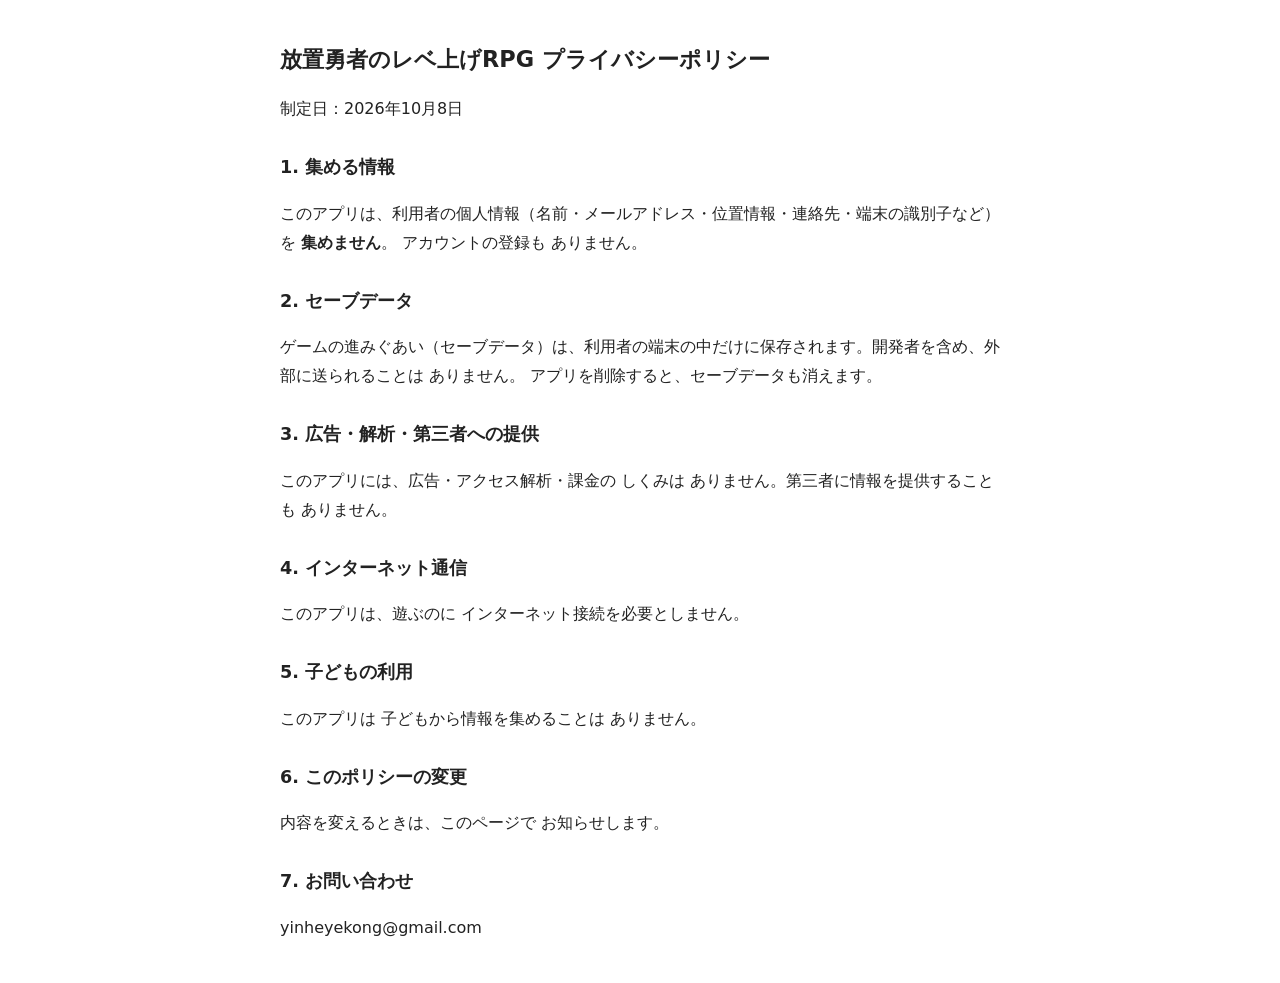
<file: index.html>
<!doctype html>
<html lang="ja">
<head>
<meta charset="utf-8">
<meta name="viewport" content="width=device-width, initial-scale=1">
<title>放置勇者のレベ上げRPG プライバシーポリシー</title>
<style>
  body { font-family: system-ui, sans-serif; max-width: 720px; margin: 0 auto; padding: 24px 16px; line-height: 1.8; color: #222; background: #fff; }
  h1 { font-size: 1.4em; } h2 { font-size: 1.1em; margin-top: 1.6em; }
</style>
</head>
<body>
<h1>放置勇者のレベ上げRPG プライバシーポリシー</h1>
<p>制定日：2026年10月8日</p>

<h2>1. 集める情報</h2>
<p>このアプリは、利用者の個人情報（名前・メールアドレス・位置情報・連絡先・端末の識別子など）を <b>集めません</b>。
アカウントの登録も ありません。</p>

<h2>2. セーブデータ</h2>
<p>ゲームの進みぐあい（セーブデータ）は、利用者の端末の中だけに保存されます。開発者を含め、外部に送られることは ありません。
アプリを削除すると、セーブデータも消えます。</p>

<h2>3. 広告・解析・第三者への提供</h2>
<p>このアプリには、広告・アクセス解析・課金の しくみは ありません。第三者に情報を提供することも ありません。</p>

<h2>4. インターネット通信</h2>
<p>このアプリは、遊ぶのに インターネット接続を必要としません。</p>

<h2>5. 子どもの利用</h2>
<p>このアプリは 子どもから情報を集めることは ありません。</p>

<h2>6. このポリシーの変更</h2>
<p>内容を変えるときは、このページで お知らせします。</p>

<h2>7. お問い合わせ</h2>
<p>yinheyekong@gmail.com</p>
</body>
</html>
</file>
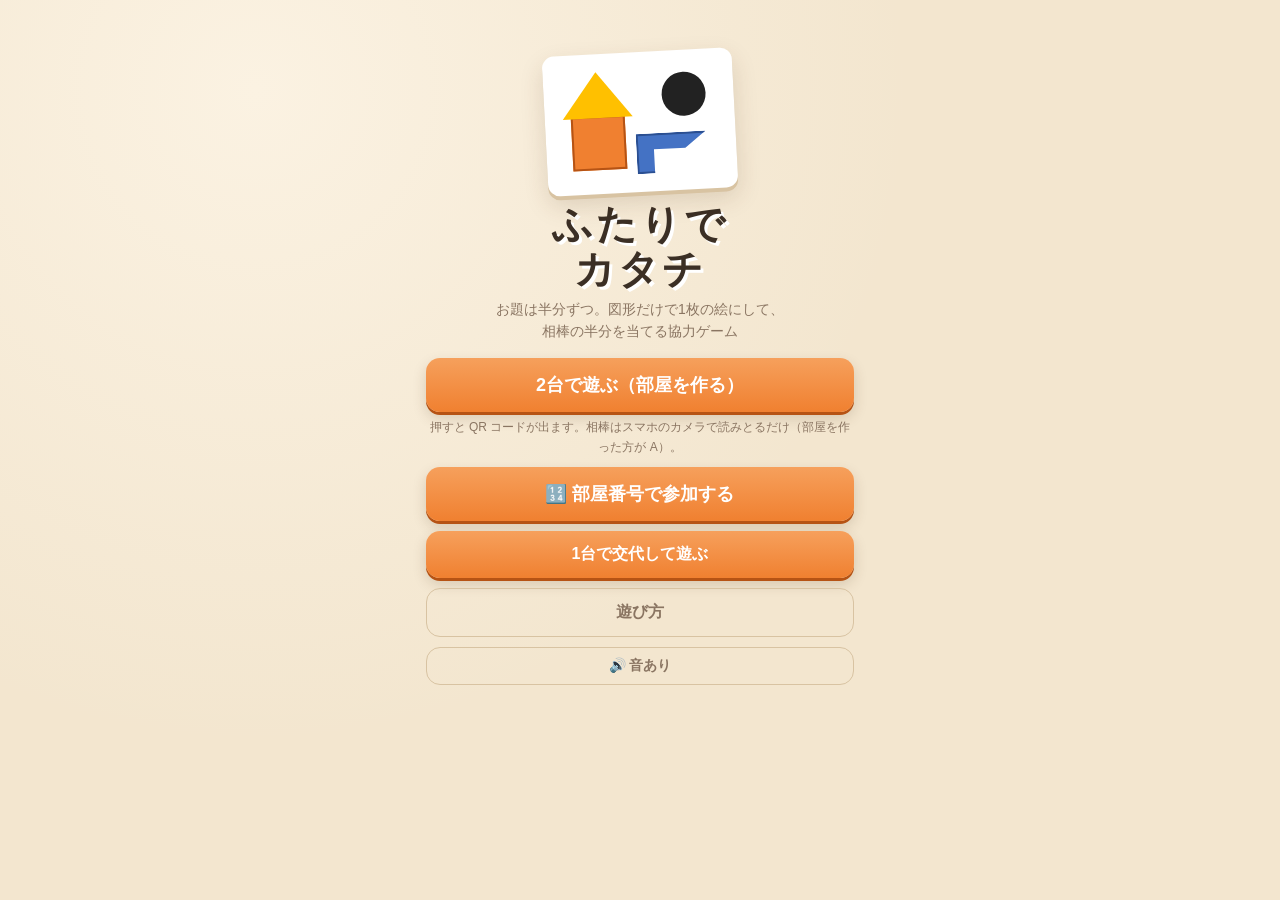
<file: katachi/index.html>
<!doctype html>
<html lang="ja">
<head>
<meta charset="utf-8">
<meta name="viewport" content="width=device-width,initial-scale=1,viewport-fit=cover,user-scalable=no">
<meta name="theme-color" content="#f3e6cf">
<meta name="description" content="ふたりで図形を並べて、半分ずつのお題を1枚の絵にする協力ゲーム">
<link rel="manifest" href="manifest.webmanifest">
<link rel="icon" href="icons/icon-192.png">
<link rel="apple-touch-icon" href="icons/apple-touch-icon.png">
<meta name="apple-mobile-web-app-capable" content="yes">
<meta name="apple-mobile-web-app-title" content="カタチ">
<title>ふたりでカタチ</title>
<link rel="stylesheet" href="style.css?v=7">
</head>
<body>

<!-- タイトル -->
<section id="scr-title" class="screen active">
  <div class="title-wrap">
    <div class="logo" aria-hidden="true">
      <span class="lg sq"></span><span class="lg tri"></span><span class="lg ci"></span><span class="lg co"></span>
    </div>
    <h1>ふたりで<br>カタチ</h1>
    <p class="sub">お題は半分ずつ。図形だけで1枚の絵にして、<br>相棒の半分を当てる協力ゲーム</p>

    <button id="btn-play" class="btn big">2台で遊ぶ（部屋を作る）</button>
    <p class="sub small">押すと QR コードが出ます。相棒はスマホのカメラで読みとるだけ（部屋を作った方が A）。</p>
    <button id="btn-join" class="btn big">🔢 部屋番号で参加する</button>
    <button id="btn-local" class="btn">1台で交代して遊ぶ</button>
    <button id="btn-install" class="btn ghost hidden">📲 アプリとしてホーム画面に入れる</button>
    <button id="btn-rules" class="btn ghost">遊び方</button>
    <button id="btn-mute" class="btn ghost small">🔊 音あり</button>
  </div>
</section>

<!-- 遊び方 -->
<section id="scr-rules" class="screen">
  <h2 class="scr-h">遊び方</h2>
  <div class="card rules">
    <h3>🃏 お題は半分ずつ</h3>
    <p>お題は「<b>誰が・何をした</b>」のような短い文。でも、自分に見えるのは<b>半分だけ</b>です（例：A には「ねこが」、B には「逃げ出した。」）。</p>
    <p>部品が3つ以上のときは、1つだけ<b>ふたり共通</b>で見えます（緑の枠）。ここを足がかりにしてください。</p>
    <p>2人で<b>1枚の画用紙</b>に図形を置いて、お題ぜんぶを1枚の絵にします。</p>

    <h3>✋ 1手ずつ交代</h3>
    <p>自分の番にできるのは、次のどれか1つだけ。</p>
    <ul>
      <li><b>図形を置く</b>：下の5つから選んで、画用紙へドラッグ（タップでも置けます）。</li>
      <li><b>図形を動かす</b>：もう置いてある図形を1つ選んで、動かす・回す・大きさを変える。</li>
      <li><b>選択肢を入れかえる</b>：下の5つをぜんぶ新しくする（🔄）。</li>
    </ul>
    <p>置く・動かすときは、角の □ で大きさ（縦横べつべつ。反対側まで引っぱると裏返る）、上の ↻ で回転、2本指でも回転と拡大ができます。新しい図形はいちばん前に重なります。「前へ」「後ろへ」で重なり順をその場で変えられます。「やり直す」でその手を取り消し、「決定」で1手おわり。相棒の操作は、動かしている途中から自分の画面にも映ります。</p>

    <h3>🗣 しゃべってOK、でも…</h3>
    <p>話し合いは自由。<b>禁止はお題の言葉を口に出すことだけ</b>（ほぼ同じ意味の言いかえ・ジェスチャーで直接伝えるのもナシ）。「その丸、もっと上！」「それ何？」はOK。</p>

    <h3>🏁 完成したら、当てっこ</h3>
    <p>手数を使い切るか、どちらかが「完成！」を宣言すると、相手に<b>最後の1手</b>が回ります（相手も「完成！」なら、そのまま答え合わせ）。それぞれ、<b>相棒の半分を4択で当てます</b>。全部当たったら「以心伝心！」。手数が残っているほど評価が上がります。</p>
    <p>最後にお題の全文と絵を見て、ふたりで笑ってください。絵は画像として保存できます。</p>

    <h3>📈 レベル</h3>
    <p>レベル1：誰が・何をした（10手）<br>レベル2：どんな・誰が・何をした（12手）<br>レベル3：どんな・誰が・誰と・何をした（14手）<br>レベル4：どんな・誰が・どこで・誰と・何をした（16手）<br>レベル5：いつ・どんな・誰が・どこで・誰と・何をした（18手）</p>

    <h3>📷 2台のつなぎ方</h3>
    <p>1台目で「2台で遊ぶ（部屋を作る）」を押すと QR コードと部屋番号が出ます。2台目のカメラで読みとって「参加する」を押すだけ。URL を LINE などで送ったり、2台目で「部屋番号で参加する」から番号を入れたりしてもつながります。</p>

    <h3>📱 1台で交代して遊ぶとき</h3>
    <p>お題は「<b>長押しで見る</b>」ボタンを押している間だけ見えます。相手が見ていないときに、自分のお題をこっそり確認してください。当てっこも順番に、相手に見えないように答えます。</p>
  </div>
  <button id="btn-rules-back" class="btn big">もどる</button>
</section>

<!-- ロビー -->
<section id="scr-lobby" class="screen">
  <h2 id="lb-title" class="scr-h">ロビー</h2>
  <div class="card">
    <div id="lb-status" class="status"></div>
  </div>
  <div id="lb-net">
    <div id="lb-qr-card" class="card qr-card hidden">
      <p class="qr-h">相棒のスマホのカメラで読みとってね</p>
      <p class="room">部屋番号 <b id="lb-code"></b></p>
      <canvas id="lb-qr" aria-label="参加用のQRコード"></canvas>
      <p class="hint">開いたページで「参加する」を押すだけで、この端末とつながります。</p>
    </div>
    <button id="lb-share" class="btn small ghost">📤 URLで送る（LINE など）</button>
  </div>
  <div id="lb-host-area">
    <div class="lbl">レベルを選ぶ</div>
    <div id="lb-levels" class="levels"></div>
    <button id="lb-start" class="btn big" disabled>はじめる</button>
  </div>
  <p id="lb-wait" class="wait"></p>
  <button id="lb-leave" class="btn ghost">タイトルへ</button>
</section>

<!-- プレイ -->
<section id="scr-play" class="screen">
  <div class="play">
    <header class="topbar">
      <button id="pl-menu" class="tool" aria-label="メニュー">≡</button>
      <div id="pl-turn" class="turn"></div>
      <button id="pl-finish" class="tool finish" aria-label="完成にする">完成！</button>
    </header>
    <div id="pl-odai" class="odai"></div>
    <div id="pl-paper-wrap" class="paper-wrap">
      <canvas id="paper" class="paper"></canvas>
      <div id="pl-watch" class="watch hidden"></div>
    </div>
    <footer class="tray">
      <div id="pl-palette" class="palette"></div>
      <div id="pl-edit" class="editbar hidden">
        <button id="ed-front" class="eb" aria-label="前へ">⬆<small>前へ</small></button>
        <button id="ed-back" class="eb" aria-label="後ろへ">⬇<small>後ろへ</small></button>
        <button id="ed-cancel" class="eb redo">やり直す</button>
        <button id="ed-ok" class="eb ok">決定</button>
      </div>
    </footer>
  </div>

  <div id="toast" class="toast"></div>

  <!-- 1台モード：交代 -->
  <div id="handoff" class="overlay hidden">
    <div class="ov-card">
      <h3 id="ho-title"></h3>
      <p id="ho-text"></p>
      <button id="ho-ok" class="btn big">受け取った！</button>
    </div>
  </div>

  <!-- 当てっこ -->
  <div id="guess" class="overlay hidden">
    <div class="ov-card wide">
      <h3 id="gs-title">相棒のお題を当てよう</h3>
      <canvas id="gs-paper" class="mini"></canvas>
      <div id="gs-qs"></div>
      <button id="gs-ok" class="btn big" disabled>これで答える</button>
      <p id="gs-wait" class="wait hidden">相棒が答えるのを待っています…</p>
    </div>
  </div>

  <!-- 答え合わせ -->
  <div id="reveal" class="overlay hidden">
    <div class="ov-card wide">
      <div id="rv-rank" class="rank"></div>
      <canvas id="rv-paper" class="mini"></canvas>
      <p id="rv-sentence" class="sentence"></p>
      <div id="rv-list"></div>
      <p id="rv-detail" class="detail"></p>
      <button id="rv-save" class="btn small ghost">🖼 絵を保存</button>
      <div id="rv-host">
        <button id="rv-next" class="btn big">次のお題へ</button>
        <button id="rv-lobby" class="btn ghost">レベル選択へ</button>
      </div>
      <p id="rv-wait" class="wait">A の人が次を選ぶのを待っています…</p>
    </div>
  </div>

  <div id="menu" class="overlay hidden">
    <div class="ov-card">
      <h3>メニュー</h3>
      <p id="mn-info" class="hint"></p>
      <button id="mn-close" class="btn big">つづける</button>
      <button id="mn-lobby" class="btn ghost">レベル選択へ（このお題はやめる）</button>
      <button id="mn-title" class="btn ghost">タイトルへ（通信を終了）</button>
    </div>
  </div>

  <div id="netwait" class="overlay hidden">
    <div class="ov-card">
      <h3>通信が切れました</h3>
      <p>自動でつなぎ直しています…<br>2台とも、この画面を開いたまま待ってください。<br>絵はそのまま残っています。</p>
      <button id="nw-title" class="btn ghost">あきらめてタイトルへ</button>
    </div>
  </div>
</section>

<!-- QR／URL から来たとき -->
<div id="invite" class="overlay hidden">
  <div class="ov-card">
    <h3>🤝 相棒から呼ばれています</h3>
    <p>部屋 <b id="iv-code"></b> に参加します。「参加する」を押すと、QR を見せている相棒の端末とつながります。</p>
    <button id="iv-join" class="btn big">参加する</button>
    <button id="iv-no" class="btn ghost">あとで</button>
  </div>
</div>

<!-- 番号で参加 -->
<div id="joinbox" class="overlay hidden">
  <div class="ov-card">
    <h3>🔢 部屋番号で参加</h3>
    <p>相棒の画面に出ている4ケタの番号を入れてね。</p>
    <input id="jn-code" class="code-in" inputmode="numeric" pattern="[0-9]*" maxlength="4" autocomplete="off" placeholder="0000">
    <button id="jn-ok" class="btn big" disabled>参加する</button>
    <button id="jn-cancel" class="btn ghost">やめる</button>
  </div>
</div>

<script src="config.js?v=7"></script>
<script src="qr.js?v=7"></script>
<script src="vendor/peerjs.min.js?v=7"></script>
<script src="net.js?v=7"></script>
<script src="cards.js?v=7"></script>
<script src="shapes.js?v=7"></script>
<script src="game.js?v=7"></script>
</body>
</html>
</file>
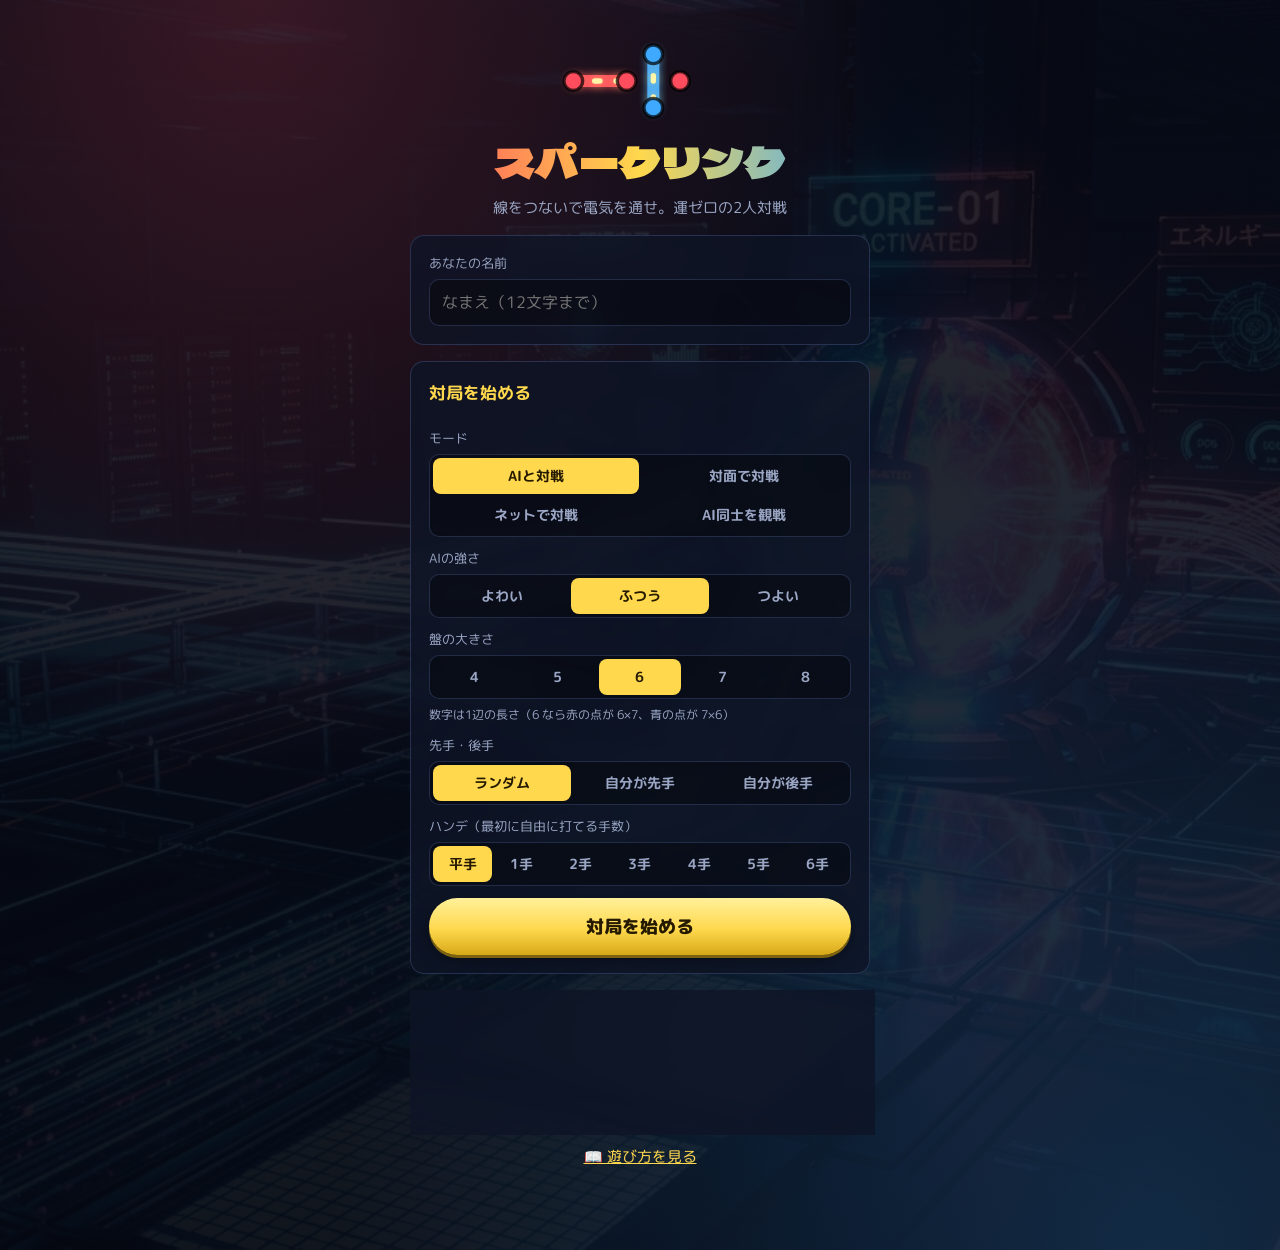
<file: sparklink/index.html>
<!doctype html>
<html lang="ja">
<head>
  <meta charset="utf-8">
  <meta name="viewport" content="width=device-width, initial-scale=1, viewport-fit=cover">
  <meta name="theme-color" content="#070a15">
  <meta property="og:title" content="⚡ スパークリンクで対戦しよう">
  <meta property="og:description" content="URLを開いて名前を入れたら「参加する」を押すだけ。線をつないで電気を通す2人対戦ゲーム">
  <title>スパークリンク</title>
  <link rel="icon" href="data:image/svg+xml,<svg xmlns='http://www.w3.org/2000/svg' viewBox='0 0 100 100'><text y='.9em' font-size='90'>⚡</text></svg>">
  <link rel="preconnect" href="https://fonts.googleapis.com">
  <!-- フォントは後から読み込む（電波が弱くても画面がすぐ出るように。オフラインなら端末のフォントで表示） -->
  <link href="https://fonts.googleapis.com/css2?family=Dela+Gothic+One&family=M+PLUS+Rounded+1c:wght@400;700;800&display=swap" rel="stylesheet" media="print" onload="this.media='all'">
  <link rel="stylesheet" href="style.css">
</head>
<body>
  <main id="app"></main>
  <div id="toast" class="toast" hidden></div>
  <div class="volume">
    <button id="muteBtn" class="vol-btn" data-act="mute" aria-label="BGMのオン/オフ">🔊</button>
    <input id="volume" type="range" min="0" max="100" step="1" aria-label="BGMの音量">
  </div>

  <div id="rules" class="modal" hidden>
    <div class="modal-box rules">
      <button class="modal-close" data-act="closeRules" aria-label="閉じる">×</button>
      <h2>⚡ スパークリンクの遊び方</h2>
      <p class="lead">2人対戦・運の要素なし。電線をつないで、先に向こう岸まで電気を通した方の勝ち！</p>

      <h3>目的</h3>
      <ul>
        <li><b class="red">赤</b>：上のラインと下のラインをつなぐ</li>
        <li><b class="blue">青</b>：左のラインと右のラインをつなぐ</li>
      </ul>

      <h3>手番</h3>
      <ul>
        <li>赤が先手。交互に1本ずつ線を引きます。</li>
        <li>自分の色の点から、<b>縦か横の隣にある自分の色の点</b>へドラッグして線を引きます（点→点のタップでもOK）。</li>
        <li>線は <b>交差できません</b>。相手の線が通っている所は通れません。</li>
      </ul>

      <h3>勝敗</h3>
      <p>自分のラインからラインまで線がつながったら勝ち。<br>
      <b>引き分けは絶対に起きません</b>。どちらかがつながると、もう片方は必ず道をふさがれています。</p>

      <h3>先手・後手 と ハンデ</h3>
      <p>対局を作るときに、自分が先手（赤）か後手（青）か、ランダムかを選べます。<br>
      さらに<b>ハンデ</b>を設定すると、片方だけが対局開始直後に自由に数手打ってから、通常の交互手番が始まります。実力差があるときや、AIが強すぎる／弱すぎるときの調整に使えます。</p>
    </div>
  </div>

  <script src="config.js"></script>
  <script src="vendor/peerjs.min.js"></script>
  <script src="game.js"></script>
  <script src="host.js"></script>
  <script src="net.js"></script>
  <script src="app.js"></script>
</body>
</html>
</file>
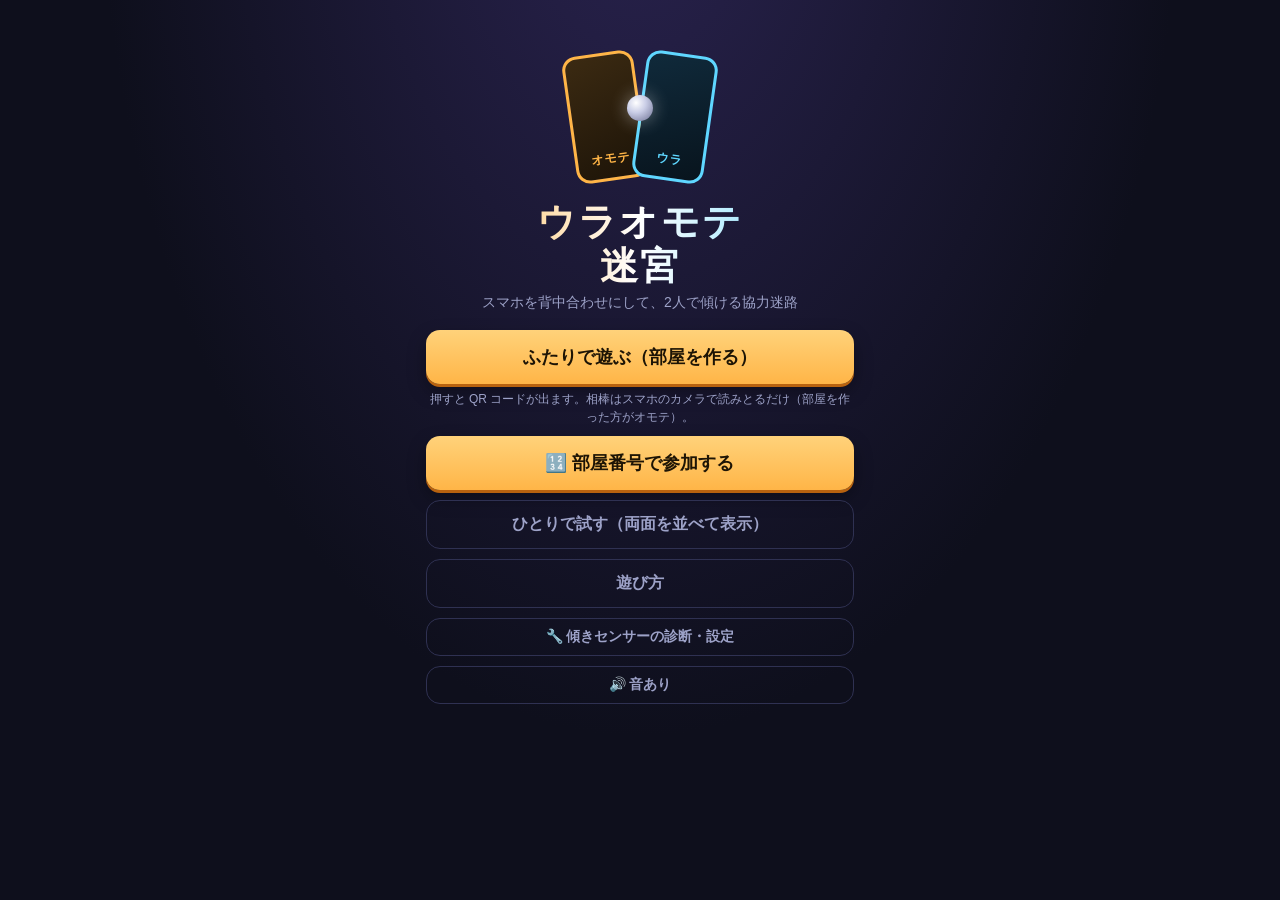
<file: uraomote/index.html>
<!doctype html>
<html lang="ja">
<head>
<meta charset="utf-8">
<meta name="viewport" content="width=device-width,initial-scale=1,viewport-fit=cover,user-scalable=no">
<meta name="theme-color" content="#0e0f1c">
<meta name="apple-mobile-web-app-capable" content="yes">
<meta name="apple-mobile-web-app-title" content="ウラオモテ">
<meta name="description" content="2台のスマホを背中合わせにして、2人で傾ける協力迷路">
<link rel="manifest" href="manifest.webmanifest">
<link rel="icon" href="icons/icon-192.png">
<link rel="apple-touch-icon" href="icons/apple-touch-icon.png">
<title>ウラオモテ迷宮</title>
<link rel="stylesheet" href="style.css?v=7">
</head>
<body>

<!-- タイトル -->
<!-- Chrome 以外のブラウザで開いたときの案内 -->
<div id="chromebar" class="chromebar hidden" role="alert">
  <div class="cb-text"><b>⚠ Chrome 以外のブラウザで開いています</b><br>このままだと傾きセンサーが動かないことがあります。</div>
  <button id="cb-open" class="cb-open">Chrome で開く</button>
  <button id="cb-close" class="cb-close" aria-label="閉じる">×</button>
</div>

<section id="scr-title" class="screen active">
  <div class="title-wrap">
    <div class="logo" aria-hidden="true">
      <div class="logo-phone a"><span>オモテ</span></div>
      <div class="logo-phone b"><span>ウラ</span></div>
      <div class="logo-ball"></div>
    </div>
    <h1>ウラオモテ<br>迷宮</h1>
    <p class="sub">スマホを背中合わせにして、2人で傾ける協力迷路</p>

    <button id="btn-play" class="btn big">ふたりで遊ぶ（部屋を作る）</button>
    <p class="sub small">押すと QR コードが出ます。相棒はスマホのカメラで読みとるだけ（部屋を作った方がオモテ）。</p>
    <button id="btn-join" class="btn big">🔢 部屋番号で参加する</button>
    <button id="btn-solo" class="btn ghost">ひとりで試す（両面を並べて表示）</button>
    <button id="btn-install" class="btn ghost hidden">📲 アプリとしてホーム画面に入れる</button>
    <button id="btn-rules" class="btn ghost">遊び方</button>
    <button id="btn-sdiag" class="btn ghost small">🔧 傾きセンサーの診断・設定</button>
    <button id="btn-mute" class="btn ghost small">🔊 音あり</button>
  </div>
</section>

<!-- 遊び方 -->
<section id="scr-rules" class="screen">
  <h2 class="scr-h">遊び方</h2>
  <div class="card rules">
    <h3>📱 準備</h3>
    <p>1台目で「<b>ふたりで遊ぶ（部屋を作る）</b>」を押すと QR コードと部屋番号が出ます。2台目のカメラで読みとって「参加する」を押せばつながります（URL を送る・2台目で「部屋番号で参加する」から番号を入れる、でも OK）。つながったら、<b>2台のスマホを縦にして背面同士をぴったり合わせ</b>、2人で向かい合って一緒に持ちます。</p>
    <p class="note">⚠ スマホの<b>画面の自動回転はオフ</b>にしておいてください。</p>
    <p>途中で通信が切れても、画面を開いたままなら自動でつなぎ直して、チェックポイントから再開します。</p>

    <h3>⚪ 玉はどちらか一方の画面にしかない</h3>
    <p>縦に立てたスマホの束をくるっと回すと、玉が重力で下へ転がります。逆さまにすれば天井へ。玉が見えるのは、玉がある側の人だけです。</p>

    <h3>🌀 ワープ（トンネル）</h3>
    <p>うずまきの穴に入ると、玉は<b>スマホの真裏</b>にある相棒の画面へ移ります（一方通行。点線の輪は出口で、入れません）。番号はないので、「こっち側のワープ！」「どっち？」と声で伝え合おう。</p>

    <h3>🤝 2台はいつも一緒に傾ける</h3>
    <p>2台の傾きがずれたり、片方のセンサーが止まったりすると、<b>注意の画面が出て一時停止</b>します（ペナルティはありません）。そろえて「OK」を押すと再開。画面右上の 🤝 がそろっているしるし。</p>

    <h3>🟥 危険地帯は「片方の人にしか見えない」</h3>
    <p>赤い危険地帯は、スマホの束を貫いている場所です。<b>オモテでもウラでも、その場所に玉が触れたらアウト</b>（裏の面では左右反転した位置）。でも、見えるのはどちらか片方の人だけ。位置は毎回変わります。</p>
    <p>玉が見える人は「玉は今、右の棚の上！」と実況し、危険地帯が見える人は「そこから右はダメ！」と教える。<b>声をかけ合わないとクリアできません。</b></p>

    <h3>🏁 クリア条件</h3>
    <p>ゴールに玉を入れればステージクリア。行き詰まったら、画面右上の <b>↺</b> で最初からやり直せます。ステージの形は毎回少し変わります。</p>

    <h3>✏ 床を描く（いつでも使える）</h3>
    <p>自分の画面を指でなぞって線を引くと、<b>真裏の相棒の画面にだけ</b>床が出ます。<b>ペンは2人で1本</b>：どちらかが新しく描くと、前の床（自分のでも相棒のでも）は消えます。長さにも限りがあります。画面右上の消しゴムで、自分が描いた床を消せます。ステージ5からは、床を描かないと渡れない場所が出てきます。</p>

    <h3>🏆 スコアアタック</h3>
    <p>ステージ1〜7はチュートリアル。その先はスコアアタックで、<b>ライフ♥3つで何階まで行けるか</b>に挑戦します。危険地帯や敵に触れるとライフ −1、<b>ハート</b>を取ると +1（最大5）。階ごとにその場で新しい迷路が作られ、上の階ほどワープの回数・危険地帯・ハズレのワープが増え、玉が2〜3個になったり、敵や斜めの床が出てきたりします。どの迷路も、実際の物理で「ゴールできる」ことを確かめてから出しています。</p>

    <h3>⚪⚪ 玉が複数あるとき</h3>
    <p>ゴールは1つ。入った玉はそこで回収され、<b>全部入れたらクリア</b>。玉がオモテとウラに分かれていることが多いので、2人とも自分の玉を見ながら声をかけ合おう。</p>

    <h3>👾 敵</h3>
    <p>とげとげの紫の玉が敵。玉と同じように転がり、ワープも通ります。<b>同じ面で玉にぶつかるとアウト</b>（違う面どうしなら重なっても平気）。ワープで裏へ追い出したり、床を描いて閉じこめたりしよう。玉がアウトになると、敵も最初の場所に戻ります。</p>

    <h3>⌨ PCで試すとき</h3>
    <p>傾きセンサーがないときは、<b>← →キー</b>（画面下のボタンでも可）でスマホの束を回します。<b>↓キー</b>を押している間は「寝かせる」＝ゆっくり転がります。</p>
  </div>
  <button id="btn-rules-back" class="btn big">もどる</button>
</section>

<!-- ロビー -->
<section id="scr-lobby" class="screen">
  <h2 id="lb-title" class="scr-h">ロビー</h2>

  <div class="card">
    <div id="lb-status" class="status"></div>
    <div id="lb-sensor" class="status"></div>
    <button id="lb-sdiag" class="sdiag-btn">🔧 センサーの診断・設定</button>
  </div>
  <div id="lb-net">
    <div id="lb-qr-card" class="card center qr-card hidden">
      <p class="qr-h">相棒のスマホのカメラで読みとってね</p>
      <p class="room">部屋番号 <b id="lb-code"></b></p>
      <canvas id="lb-qr" aria-label="参加用のQRコード"></canvas>
      <p class="qr-note">開いたページで「参加する」を押すだけで、この端末とつながります。</p>
    </div>
    <button id="lb-share" class="btn small ghost">📤 URLで送る（LINE など）</button>
  </div>

  <div class="card hold">
    <div class="hold-pic" aria-hidden="true">
      <div class="hp a"></div><div class="hp b"></div>
    </div>
    <p>背面同士を合わせて、2人で向かい合って持ちます。<br>画面の自動回転は<b>オフ</b>に。</p>
  </div>

  <div id="lb-host-area">
    <div class="card run-card">
      <div class="run-h">🏆 スコアアタック</div>
      <p class="run-d">ライフ ♥♥♥ で何階まで行けるか。危険地帯や敵に触れるとライフ −1、ハートを取ると +1。階ごとに、その場で新しい迷路を作ります（上の階ほど玉が増えたり、敵が出たり）。</p>
      <p id="lb-best" class="run-best"></p>
      <button id="lb-run" class="btn big" disabled>スコアアタック開始</button>
    </div>
    <div class="lbl">📘 チュートリアル（ステージ1〜7）</div>
    <div id="lb-stages" class="stages"></div>
    <button id="lb-start" class="btn" disabled>このステージで練習</button>
  </div>
  <p id="lb-wait" class="wait"></p>
  <button id="lb-leave" class="btn ghost">タイトルへ</button>
</section>

<!-- プレイ -->
<section id="scr-play" class="screen">
  <div id="stage" class="stage">
    <!-- 上部バー：押せるボタン（大きい枠つき）と、表示だけの文字（小さい・枠なし）を分ける -->
    <header id="hud" class="hud">
      <button id="hud-menu" class="tool" aria-label="メニュー">≡</button>
      <div class="hud-info">
        <div class="hud-name" id="hud-name"></div>
        <div class="hud-stats">
          <span id="hud-life" class="hud-life hidden"></span>
          <span class="stat">⏱ <b id="hud-time"></b></span>
          <span class="stat" id="hud-miss-wrap">ミス <b id="hud-miss"></b></span>
          <span id="hud-net" class="hud-net"></span>
        </div>
      </div>
      <button id="hud-erase" class="tool erase hidden" aria-label="自分が描いた床を消す" title="自分が描いた床を消す"><svg viewBox="0 0 24 24" width="24" height="24" aria-hidden="true"><path d="M3 15.5 12.5 6l6 6L9 21.5H5.5z" fill="#ff9fb0" stroke="#fff" stroke-width="1.4" stroke-linejoin="round"/><path d="M12.5 6 15 3.5l6 6L18.5 12" fill="#ffd2da" stroke="#fff" stroke-width="1.4" stroke-linejoin="round"/><path d="M9 21.5h11" stroke="#fff" stroke-width="1.4" stroke-linecap="round"/></svg></button>
      <button id="hud-restart" class="tool" aria-label="最初からやり直す" title="最初からやり直す">↺</button>
    </header>
    <div id="views" class="views"></div>
    <div id="pad" class="pad">
      <button id="pad-l" class="pad-btn" aria-label="左に回す">⟲</button>
      <button id="pad-lean" class="pad-btn lean">ゆっくり</button>
      <button id="pad-r" class="pad-btn" aria-label="右に回す">⟳</button>
    </div>
    <div id="toast" class="toast"></div>
    <div id="count" class="count"></div>

    <div id="result" class="overlay hidden">
      <div class="ov-card">
        <h3 id="rs-title">ステージクリア！</h3>
        <div id="rs-rank" class="rank"></div>
        <p id="rs-detail"></p>
        <div id="rs-host">
          <button id="rs-next" class="btn big">次のステージへ</button>
          <button id="rs-retry" class="btn">もう一度</button>
          <button id="rs-lobby" class="btn ghost">ステージ選択へ</button>
        </div>
        <p id="rs-wait" class="wait">オモテの人が次を選ぶのを待っています…</p>
      </div>
    </div>

    <div id="netwait" class="overlay hidden">
      <div class="ov-card">
        <h3>通信が切れました</h3>
        <p>自動でつなぎ直しています…<br>2台とも、この画面を開いたまま待ってください。<br>つながったらチェックポイントから再開します。</p>
        <button id="nw-title" class="btn ghost">あきらめてタイトルへ</button>
      </div>
    </div>

    <div id="syncwait" class="overlay hidden">
      <div class="ov-card">
        <h3 id="sw-title">2台の傾きがずれています</h3>
        <p id="sw-text"></p>
        <p id="sw-status" class="sw-status"></p>
        <button id="sw-ok" class="btn big" disabled>そろった！ OK</button>
        <button id="sw-skip" class="btn ghost small">気にせず続ける</button>
      </div>
    </div>

    <div id="menu" class="overlay hidden">
      <div class="ov-card">
        <h3>メニュー</h3>
        <p id="mn-hint" class="hint"></p>
        <button id="mn-close" class="btn big">つづける</button>
        <button id="mn-retry" class="btn">最初からやり直す（同じ形）</button>
        <button id="mn-lobby" class="btn ghost">ステージ選択へ</button>
        <button id="mn-title" class="btn ghost">タイトルへ（通信を終了）</button>
      </div>
    </div>
  </div>
</section>

<!-- QR／URL から来たとき -->
<div id="invite" class="overlay hidden">
  <div class="ov-card">
    <h3>🤝 相棒から呼ばれています</h3>
    <p>部屋 <b id="iv-code"></b> に参加します。「参加する」を押すと、QR を見せている相棒の端末とつながります。</p>
    <button id="iv-join" class="btn big">参加する</button>
    <button id="iv-no" class="btn ghost">あとで</button>
  </div>
</div>

<!-- 傾きセンサーの診断・設定 -->
<div id="sensorbox" class="overlay hidden">
  <div class="ov-card sd-card">
    <h3>🔧 傾きセンサーの診断</h3>
    <div class="sd-pad"><div id="sd-dot" class="sd-dot"></div></div>
    <p id="sd-verdict" class="sd-verdict"></p>
    <div id="sd-rows"></div>
    <button id="sd-enable" class="btn">センサーを有効にする（許可の確認を出す）</button>
    <button id="sd-chrome" class="btn ghost small hidden">Chrome で開き直す</button>
    <details class="sd-help" open>
      <summary>設定の場所（Android の Chrome）</summary>
      <ol>
        <li>アドレスバーの左の <b>⚙／🔒 マーク</b> → <b>権限</b>（または「サイトの設定」）→ <b>モーションセンサー</b> を <b>許可</b></li>
        <li>それでもだめなら Chrome 右上の <b>︙</b> → <b>設定</b> → <b>サイトの設定</b> → <b>モーションセンサー</b>：いちばん上のスイッチを <b>オン</b>。下の「ブロック中」に <b>yamada99999.github.io</b> があれば、タップして <b>許可</b></li>
        <li>ホーム画面のアプリで開いているとき（アドレスバーがない）：Chrome で同じページを開いて 1・2 を行う（アプリにもそのまま効きます）</li>
        <li>スマホ本体：開発者向けオプションの <b>「センサー OFF」</b>（クイック設定のタイル）がオンになっていないか</li>
        <li>LINE やカメラから開いたときは、上の「Chrome で開き直す」</li>
      </ol>
      <p class="sd-note">※ ブラウザの決まりで、ページの中から設定画面を直接開くことはできません。上の手順でお願いします。</p>
    </details>
    <p class="sd-note">片方のスマホだけ使えれば、そのセンサーで2台とも動きます。どちらも使えないときは、画面の ↺ ↻ ボタンで操作できます。</p>
    <button id="sd-close" class="btn ghost">閉じる</button>
  </div>
</div>

<!-- 番号で参加 -->
<div id="joinbox" class="overlay hidden">
  <div class="ov-card">
    <h3>🔢 部屋番号で参加</h3>
    <p>相棒の画面に出ている4ケタの番号を入れてね。</p>
    <input id="jn-code" class="code-in" inputmode="numeric" pattern="[0-9]*" maxlength="4" autocomplete="off" placeholder="0000">
    <button id="jn-ok" class="btn big" disabled>参加する</button>
    <button id="jn-cancel" class="btn ghost">やめる</button>
  </div>
</div>

<script src="config.js?v=7"></script>
<script src="qr.js?v=7"></script>
<script src="vendor/peerjs.min.js?v=7"></script>
<script src="net.js?v=7"></script>
<script src="levels.js?v=7"></script>
<script src="physics.js?v=7"></script>
<script src="gen.js?v=7"></script>
<script src="game.js?v=7"></script>
</body>
</html>
</file>
<file: katachi/style.css>
:root {
  --bg: #f3e6cf;        /* クラフト紙 */
  --bg2: #ead6b4;
  --ink: #3b2f25;
  --muted: #8a7562;
  --card: #fffaf1;
  --line: #d8c3a2;
  --a: #f08030;         /* A の色 */
  --a-deep: #b65314;
  --b: #4472c4;         /* B の色 */
  --b-deep: #2b4f91;
  --ok: #4c9a4a;
  --ng: #d4485a;
  --top-min: 8px;
}

* { box-sizing: border-box; -webkit-tap-highlight-color: transparent; }
html, body { margin: 0; height: 100%; }
body {
  background: var(--bg) radial-gradient(circle at 20% 10%, #fbf2e2 0, transparent 50%) fixed;
  color: var(--ink);
  font-family: "Hiragino Maru Gothic ProN", "M PLUS Rounded 1c", "Yu Gothic UI", "Meiryo", sans-serif;
  overscroll-behavior: none;
  user-select: none; -webkit-user-select: none;
  touch-action: manipulation;
}
.screen { display: none; }
.screen.active { display: block; animation: fade .25s ease; }
@keyframes fade { from { opacity: 0; } to { opacity: 1; } }
.hidden { display: none !important; }

#scr-title, #scr-rules, #scr-lobby {
  max-width: 460px; margin: 0 auto;
  padding: max(16px, env(safe-area-inset-top)) 16px calc(24px + env(safe-area-inset-bottom));
}

/* ボタン */
.btn {
  display: block; width: 100%; margin: 10px 0;
  border: none; border-radius: 14px; padding: 13px 14px;
  font: inherit; font-size: 16px; font-weight: 800; color: #fff;
  background: linear-gradient(180deg, #f6a05c, var(--a));
  box-shadow: 0 3px 0 var(--a-deep), 0 6px 14px rgba(80,50,20,.18);
  cursor: pointer;
}
.btn:active { transform: translateY(2px); box-shadow: 0 1px 0 var(--a-deep); }
.btn:disabled { filter: grayscale(.8) brightness(.95); opacity: .6; cursor: default; }
.btn.big { font-size: 18px; padding: 15px; }
.btn.small { font-size: 14px; padding: 9px 10px; }
.btn.ghost { background: transparent; color: var(--muted); border: 1.5px solid var(--line); box-shadow: none; }

/* タイトル */
.title-wrap { text-align: center; padding-top: 4vh; }
.logo { position: relative; width: 190px; height: 140px; margin: 0 auto 4px; background: #fff; border-radius: 12px; box-shadow: 0 4px 0 var(--line), 0 10px 24px rgba(80,50,20,.15); transform: rotate(-3deg); }
.lg { position: absolute; display: block; }
.lg.sq { left: 26px; top: 62px; width: 54px; height: 54px; background: var(--a); border: 2px solid var(--a-deep); }
.lg.tri { left: 18px; top: 18px; width: 0; height: 0; border-left: 35px solid transparent; border-right: 35px solid transparent; border-bottom: 46px solid #ffc000; }
.lg.ci { right: 28px; top: 22px; width: 44px; height: 44px; border-radius: 50%; background: #222; }
.lg.co { right: 30px; bottom: 18px; width: 70px; height: 40px; background: var(--b); border: 2px solid var(--b-deep); clip-path: polygon(0 0, 100% 0, 70% 40%, 25% 40%, 25% 100%, 0 100%); animation: wig 2.6s ease-in-out infinite; }
@keyframes wig { 0%,100% { transform: rotate(0); } 50% { transform: rotate(-12deg) translateY(-4px); } }
h1 { margin: 10px 0 6px; font-size: 40px; line-height: 1.12; letter-spacing: .08em; color: var(--ink); text-shadow: 3px 3px 0 #fff; }
.sub { color: var(--muted); font-size: 14px; margin: 0 0 16px; line-height: 1.6; }
.sub.small { font-size: 12px; margin: -4px 0 8px; }

.scr-h { text-align: center; font-size: 22px; margin: 6px 0 12px; }
.card { background: var(--card); border: 1.5px solid var(--line); border-radius: 16px; padding: 14px 16px; margin: 10px 0; box-shadow: 0 3px 0 var(--line); }
.rules h3 { font-size: 16px; margin: 16px 0 6px; }
.rules h3:first-child { margin-top: 2px; }
.rules p, .rules li { font-size: 14px; line-height: 1.7; margin: 4px 0; }
.rules ul { padding-left: 20px; margin: 4px 0; }
.status { font-size: 15px; line-height: 1.6; text-align: center; min-height: 1.6em; }
.status .ok { color: var(--ok); font-weight: 800; }
.lbl { font-size: 13px; color: var(--muted); margin: 14px 2px 6px; }
.levels { display: grid; gap: 8px; }
.lv { text-align: left; border: 2px solid var(--line); background: var(--card); border-radius: 14px; padding: 10px 12px; font: inherit; color: var(--ink); cursor: pointer; }
.lv b { font-size: 16px; }
.lv span { display: block; font-size: 12.5px; color: var(--muted); margin-top: 2px; }
.lv .rec { color: var(--a-deep); }
.lv.sel { border-color: var(--a); box-shadow: 0 0 0 3px rgba(240,128,48,.25); }
.wait { text-align: center; color: var(--muted); font-size: 14px; }

/* プレイ画面 */
.play {
  display: flex; flex-direction: column; height: 100vh; height: 100dvh;
  max-width: 520px; margin: 0 auto;
  padding: max(var(--top-min), env(safe-area-inset-top)) 10px max(8px, env(safe-area-inset-bottom));
}
.topbar { display: flex; align-items: center; gap: 8px; }
.tool {
  min-width: 46px; height: 46px; border-radius: 12px; border: 1.5px solid var(--line);
  background: var(--card); color: var(--ink); font: inherit; font-size: 22px; font-weight: 800; cursor: pointer;
  box-shadow: 0 2px 0 var(--line);
}
.tool.finish { font-size: 15px; padding: 0 12px; color: #fff; background: var(--ok); border-color: #3a7a38; box-shadow: 0 2px 0 #2f642d; }
.tool:disabled { opacity: .4; }
.turn { flex: 1; text-align: center; font-size: 14px; font-weight: 800; line-height: 1.3; }
.turn small { display: block; font-weight: 600; color: var(--muted); font-size: 12px; }
.turn.me { color: var(--a-deep); }
.turn.me.b { color: var(--b-deep); }

/* お題（自分の分だけ見える） */
.odai { display: grid; grid-template-columns: repeat(auto-fit, minmax(0, 1fr)); gap: 6px; margin: 8px 0 6px; }
.od { background: var(--card); border: 1.5px solid var(--line); border-radius: 10px; padding: 5px 6px; text-align: center; min-width: 0; }
.od .l { font-size: 11px; color: var(--muted); }
.od .t { font-size: 15px; font-weight: 800; line-height: 1.3; word-break: keep-all; overflow-wrap: anywhere; }
.od.mine { border: 2.5px solid var(--ng); background: #fff; }
.od.both { border: 2.5px solid var(--ok); background: #f3fbef; }
.od.both .l { color: #3a7a38; }
.od.long .t { font-size: 12.5px; line-height: 1.35; }
.res .mk.both { font-size: 18px; }
.qr-card { text-align: center; }
.qr-card canvas { display: block; margin: 4px auto 6px; border-radius: 6px; image-rendering: pixelated; }
.qr-h { font-size: 15px; font-weight: 800; margin: 2px 0 4px; }
.od.hid .t { color: #c4b19a; letter-spacing: .1em; }
.peek { grid-column: 1 / -1; display: flex; gap: 6px; }
.peek button { flex: 1; font: inherit; font-size: 13px; font-weight: 800; padding: 9px 4px; border-radius: 10px; border: 1.5px solid var(--line); background: var(--card); color: var(--ink); }
.peek button.a { border-color: var(--a); color: var(--a-deep); }
.peek button.b { border-color: var(--b); color: var(--b-deep); }
.peek button:active, .peek button.on { background: #fff3e6; }

.paper-wrap { position: relative; flex: 1; min-height: 0; display: flex; align-items: center; justify-content: center; }
.paper { background: #fff; border-radius: 6px; box-shadow: 0 2px 0 var(--line), 0 8px 22px rgba(80,50,20,.18); touch-action: none; display: block; }
.watch { position: absolute; left: 50%; top: 8px; transform: translateX(-50%); background: rgba(59,47,37,.82); color: #fff; font-size: 12.5px; padding: 5px 10px; border-radius: 999px; pointer-events: none; white-space: nowrap; }

.tray { margin-top: 8px; }
.palette {
  display: flex; align-items: center; gap: 4px; padding: 6px; border-radius: 16px;
  background: var(--card); border: 1.5px solid #2b3a63; box-shadow: 0 2px 0 var(--line);
}
.pal { flex: 1; min-width: 0; height: 62px; border: none; background: #f1e6d3; border-radius: 10px; padding: 0; touch-action: none; cursor: grab; }
.pal canvas { width: 100%; height: 100%; display: block; pointer-events: none; }
.pal:disabled { opacity: .35; }
.pal.used { visibility: hidden; }
.reload { width: 52px; height: 56px; flex: none; border-radius: 12px; border: 1.5px dashed var(--line); background: #fff; font: inherit; font-size: 22px; color: var(--ink); cursor: pointer; line-height: 1; }
.reload small { display: block; font-size: 9.5px; color: var(--muted); }
.reload:disabled { opacity: .35; }
.editbar { display: flex; gap: 6px; }
.eb { flex: 1; min-width: 0; height: 62px; border-radius: 12px; border: 1.5px solid var(--line); background: var(--card); color: var(--ink); font: inherit; font-size: 20px; font-weight: 800; cursor: pointer; line-height: 1.05; }
.eb small { display: block; font-size: 10.5px; font-weight: 700; color: var(--muted); }
.eb.ghost { font-size: 14px; color: var(--muted); }
.eb.ok { flex: 1.5; font-size: 18px; color: #fff; background: var(--a); border-color: var(--a-deep); box-shadow: 0 3px 0 var(--a-deep); }
.eb.redo { flex: 1.5; font-size: 17px; color: var(--ink); background: #fff; border: 2px solid var(--muted); box-shadow: 0 3px 0 var(--line); }
.eb:disabled { opacity: 1; background: var(--bg2); border-color: var(--bg2); color: #bba88f; box-shadow: none; }
.eb:disabled small { color: #bba88f; }
.eb.on { background: #fff1e4; border-color: var(--a); }

/* 重ねる画面 */
.overlay { position: fixed; inset: 0; background: rgba(59,47,37,.55); display: flex; align-items: center; justify-content: center; padding: 16px; z-index: 20; overflow-y: auto; }
.ov-card { width: 100%; max-width: 380px; background: var(--card); border-radius: 18px; padding: 18px 16px; box-shadow: 0 10px 30px rgba(0,0,0,.25); text-align: center; max-height: 100%; overflow-y: auto; }
.ov-card.wide { max-width: 440px; }
.ov-card h3 { margin: 2px 0 10px; font-size: 19px; }
.ov-card p { font-size: 14px; line-height: 1.6; }
.mini { width: 100%; max-width: 240px; border-radius: 6px; background: #fff; box-shadow: 0 2px 0 var(--line); display: block; margin: 4px auto 8px; }
.q { text-align: left; margin: 10px 0; }
.q .ql { font-size: 13px; color: var(--muted); margin-bottom: 4px; }
.opts { display: grid; grid-template-columns: 1fr 1fr; gap: 6px; }
.opt { font: inherit; font-size: 14.5px; font-weight: 700; padding: 10px 6px; border-radius: 10px; border: 2px solid var(--line); background: #fff; color: var(--ink); cursor: pointer; }
.opt.sel { border-color: var(--a); background: #fff1e4; }
.rank { font-size: 26px; font-weight: 900; margin: 2px 0 6px; }
.sentence { font-size: 18px !important; font-weight: 900; margin: 6px 0; }
.res { display: flex; align-items: center; gap: 8px; text-align: left; font-size: 13.5px; padding: 6px 4px; border-bottom: 1px dashed var(--line); }
.res .mk { font-size: 20px; width: 26px; text-align: center; }
.res .mk.ok { color: var(--ok); }
.res .mk.ng { color: var(--ng); }
.res b { font-size: 14.5px; }
.detail { color: var(--muted); font-size: 13px !important; }
.hint { color: var(--muted); font-size: 13px; }

.toast {
  position: fixed; left: 50%; bottom: calc(110px + env(safe-area-inset-bottom)); transform: translateX(-50%) translateY(20px);
  background: rgba(59,47,37,.92); color: #fff; padding: 9px 14px; border-radius: 12px; font-size: 14px; max-width: 90vw; text-align: center;
  opacity: 0; transition: opacity .2s, transform .2s; pointer-events: none; z-index: 30;
}
.toast.show { opacity: 1; transform: translateX(-50%) translateY(0); }

.room { font-size: 14px; margin: 0 0 2px; color: var(--muted); }
.room b { font-size: 26px; letter-spacing: .18em; color: var(--ink); margin-left: 4px; }
.code-in { display: block; width: 100%; font: inherit; font-size: 34px; font-weight: 900; letter-spacing: .4em; text-align: center; padding: 10px 6px 10px 18px; margin: 6px 0 4px; border-radius: 14px; border: 2px solid var(--line); background: #fff; color: var(--ink); user-select: text; -webkit-user-select: text; }
.code-in:focus { outline: none; border-color: var(--a); }
</file>
<file: sparklink/style.css>
:root {
  --red: #ff4d5e;
  --red-glow: rgba(255, 77, 94, .7);
  --blue: #3fa9ff;
  --blue-glow: rgba(63, 169, 255, .7);
  --spark: #fff5a8;
  --gold: #ffd84d;
  --text: #eef3ff;
  --muted: #9aa6c4;
  --panel: rgba(14, 20, 38, .8);
  --line: rgba(140, 170, 255, .2);
  --radius: 14px;
}

* { box-sizing: border-box; }
html, body { margin: 0; min-height: 100%; }
body {
  background:
    radial-gradient(ellipse at 20% 0%, rgba(255,77,94,.2), transparent 45%),
    radial-gradient(ellipse at 90% 100%, rgba(63,169,255,.22), transparent 50%),
    linear-gradient(180deg, rgba(7,10,21,.86), rgba(5,7,16,.94)),
    url('image/game.jpg');
  background-size: cover;
  background-position: center;
  background-repeat: no-repeat;
  min-height: 100vh;
  color: var(--text);
  font-family: "M PLUS Rounded 1c", "Hiragino Maru Gothic ProN", "Yu Gothic", system-ui, sans-serif;
  font-size: 15px;
  -webkit-tap-highlight-color: transparent;
}
/* 対局中は背景画像がしっかり見えるよう、暗幕を薄くする */
body.in-game {
  background:
    linear-gradient(180deg, rgba(7,10,21,.28), rgba(5,7,16,.42)),
    url('image/game.jpg');
  background-size: cover;
  background-position: center;
  background-attachment: fixed;
}
body.in-game .pl, body.in-game .status { background: rgba(8, 12, 28, .62); backdrop-filter: blur(3px); }
[hidden] { display: none !important; }
button { font: inherit; color: inherit; cursor: pointer; }
input, select { font: inherit; }
.title-font { font-family: "Dela Gothic One", "Yu Gothic", sans-serif; letter-spacing: .04em; }
b.R, .R > b { color: var(--red); }
b.B { color: var(--blue); }
.red { color: var(--red); }
.blue { color: var(--blue); }

#app { max-width: 760px; margin: 0 auto; padding: 14px 12px 76px; }

/* BGM音量（対局画面で右下に固定） */
.volume { position: fixed; right: 12px; bottom: 12px; z-index: 40; display: flex; align-items: center; gap: 6px; padding: 4px 14px 4px 6px; border-radius: 999px; background: rgba(8, 12, 28, .8); border: 1px solid var(--line); }
body:not(.in-game) .volume { display: none; }
.vol-btn { background: none; border: 0; font-size: 18px; padding: 4px; }
.volume input { width: 120px; accent-color: var(--gold); }

.review { display: flex; flex-wrap: wrap; gap: 8px; justify-content: center; align-items: center; }
.seat-row .lv { background: rgba(0,0,0,.35); color: var(--text); border: 1px solid var(--line); border-radius: 8px; padding: 5px 8px; font-size: 13px; }

/* ---------- buttons ---------- */
.btn {
  border: 0; border-radius: 999px; padding: 12px 22px; font-weight: 800;
  background: linear-gradient(180deg, #fff09a, var(--gold) 55%, #d6a817);
  color: #251a00; box-shadow: 0 3px 0 #7d6310, 0 6px 16px rgba(0,0,0,.35);
  transition: transform .08s, filter .15s;
}
.btn:hover { filter: brightness(1.06); }
.btn:active { transform: translateY(2px); box-shadow: 0 1px 0 #7d6310; }
.btn:disabled { filter: grayscale(.8) brightness(.7); cursor: not-allowed; transform: none; }
.btn.ghost { background: rgba(255,255,255,.07); color: var(--text); box-shadow: inset 0 0 0 1px var(--line); }
.btn.small { padding: 7px 14px; font-size: 13px; }
.btn.big { padding: 15px 30px; font-size: 18px; }
.link { background: none; border: 0; color: var(--gold); text-decoration: underline; padding: 6px; }

/* ---------- home / lobby ---------- */
.home { max-width: 460px; margin: 3vh auto 0; display: grid; gap: 16px; }
.logo { text-align: center; }
.logo-svg { width: 160px; height: 80px; overflow: visible; }
.logo h1 { margin: 6px 0; font-size: 40px; background: linear-gradient(90deg, var(--red), var(--gold), var(--blue)); -webkit-background-clip: text; background-clip: text; color: transparent; }
.logo p { margin: 0; color: var(--muted); }

.panel { background: var(--panel); border: 1px solid var(--line); border-radius: var(--radius); padding: 18px; backdrop-filter: blur(6px); }
.panel h2 { margin: 0 0 12px; font-size: 17px; color: var(--gold); }
.field { display: grid; gap: 6px; font-size: 13px; color: var(--muted); }
.field input, .field select, .code-input {
  background: rgba(0,0,0,.35); border: 1px solid var(--line); color: var(--text);
  border-radius: 10px; padding: 11px 12px; font-size: 16px;
}
.code-input { flex: 1; min-width: 0; text-transform: uppercase; }
.check { display: flex; gap: 8px; align-items: center; font-size: 14px; }
.check input { width: 18px; height: 18px; accent-color: var(--gold); }
.row { display: flex; gap: 10px; align-items: center; flex-wrap: wrap; }
.stack { display: grid; gap: 12px; }

.seg { display: flex; background: rgba(0,0,0,.35); border-radius: 10px; padding: 3px; border: 1px solid var(--line); }
.seg label { flex: 1; text-align: center; }
.seg.grid2 { display: grid; grid-template-columns: 1fr 1fr; gap: 3px; } /* 選択肢が多いときは2列に並べる */
.seg input { display: none; }
.seg span { display: block; padding: 8px 4px; border-radius: 8px; color: var(--muted); cursor: pointer; font-weight: 700; font-size: 14px; }
.seg input:checked + span { background: var(--gold); color: #251a00; }

.alert { background: rgba(255, 77, 94, .16); border: 1px solid rgba(255,77,94,.5); padding: 10px 14px; border-radius: 10px; }
.note { font-size: 12px; color: var(--muted); line-height: 1.6; }
.note.center { text-align: center; }
.conn { font-size: 12px; color: var(--red); }

.lobby { max-width: 620px; margin: 2vh auto 0; display: grid; gap: 16px; }
.room-code { text-align: center; }
.room-code .code { font-size: 46px; color: var(--gold); letter-spacing: .18em; }
.share { display: flex; gap: 8px; }
.share input { flex: 1; min-width: 0; background: rgba(0,0,0,.4); border: 1px solid var(--line); color: var(--text); border-radius: 10px; padding: 10px; font-size: 13px; }
.invite { border: 2px solid var(--gold); background: rgba(255,216,77,.07); border-radius: 12px; padding: 14px; margin-top: 12px; display: grid; grid-template-columns: minmax(0, 1fr); gap: 10px; text-align: left; }
.invite h3 { margin: 0; font-size: 16px; color: var(--gold); }
.invite .share input { font-size: 15px; width: 0; } /* 入力欄の既定の幅で枠が画面からはみ出さないように */
.invite ol { margin: 0; padding-left: 20px; font-size: 13px; color: var(--muted); line-height: 1.7; }
.wait { color: var(--muted); animation: breathe 1.2s ease-in-out infinite alternate; }
@keyframes breathe { to { opacity: .45; } }
.rematch { display: grid; gap: 10px; justify-items: center; width: min(100%, 420px); }
.rematch .seg { width: 100%; }
.seats { display: grid; gap: 8px; }
.seat-row { display: flex; align-items: center; gap: 10px; padding: 10px 12px; border-radius: 12px; background: rgba(255,255,255,.05); border: 1px solid var(--line); min-height: 54px; }
.seat-row.empty { border-style: dashed; color: var(--muted); }
.seat-row .avatar { width: 34px; height: 34px; border-radius: 50%; display: grid; place-items: center; background: rgba(0,0,0,.35); font-size: 18px; flex: none; }
.seat-row .nm { flex: 1; font-weight: 700; overflow: hidden; text-overflow: ellipsis; white-space: nowrap; }
.tag { font-size: 11px; padding: 2px 8px; border-radius: 999px; background: rgba(255,255,255,.12); font-weight: 700; white-space: nowrap; }
.tag.host { background: var(--gold); color: #251a00; }
.tag.off { background: #7a3030; }
.tag.you { background: #2f8a57; }
.tag.handicap { background: var(--gold); color: #251a00; }

/* ---------- game ---------- */
.topbar { display: flex; align-items: center; gap: 10px; margin-bottom: 10px; }
.topbar .brand { font-size: 18px; color: var(--gold); }
.topbar .spacer { flex: 1; }

.players { display: grid; grid-template-columns: 1fr 1fr; gap: 8px; }
.pl { display: flex; align-items: center; gap: 8px; flex-wrap: wrap; padding: 10px 12px; border-radius: 12px; background: var(--panel); border: 1px solid var(--line); transition: box-shadow .2s; }
.pl .swatch { width: 14px; height: 14px; border-radius: 50%; flex: none; }
.pl.R .swatch { background: var(--red); box-shadow: 0 0 8px var(--red-glow); }
.pl.B .swatch { background: var(--blue); box-shadow: 0 0 8px var(--blue-glow); }
.pl .nm { font-weight: 800; flex: 1; min-width: 0; overflow: hidden; text-overflow: ellipsis; white-space: nowrap; }
.pl .goal { font-size: 11px; color: var(--muted); }
.pl .wins { font-family: "Dela Gothic One", sans-serif; color: var(--gold); }
.pl.R.turn { box-shadow: 0 0 0 2px var(--red), 0 0 18px var(--red-glow); }
.pl.B.turn { box-shadow: 0 0 0 2px var(--blue), 0 0 18px var(--blue-glow); }

/* 文章が1行でも2行でも高さを変えない（手番が変わるたびに盤が上下にずれないように） */
.status { text-align: center; margin: 10px 0; padding: 10px; border-radius: 12px; background: rgba(0,0,0,.25); border: 1px solid var(--line); font-weight: 700; line-height: 1.5; min-height: calc(3em + 22px); display: flex; flex-direction: column; align-items: center; justify-content: center; }
.status.mine { border-color: var(--gold); background: rgba(255,216,77,.08); }

.board-wrap { position: relative; display: grid; place-items: center; }
svg.board {
  width: min(100%, 620px); height: auto; touch-action: none; user-select: none;
  background: rgba(6, 10, 24, .22); border-radius: 18px; border: 1px solid var(--line);
}

/* 配線コード：盤の外に伸びる目印。ここが「つなぎ先」だと一目で分かるように。
   始点側は常に通電中＝常時光る。終点側は電気が届くまで暗いまま。 */
.cord { stroke-width: 6; stroke-linecap: round; opacity: .4; transition: opacity .3s, filter .3s; }
.cord.R { stroke: var(--red); }
.cord.B { stroke: var(--blue); }
.cord.lit { opacity: 1; }
.cord.R.lit { filter: drop-shadow(0 0 6px var(--red-glow)); }
.cord.B.lit { filter: drop-shadow(0 0 6px var(--blue-glow)); }
.cordcap { stroke: rgba(255,255,255,.5); stroke-width: 1.5; opacity: .55; transition: opacity .3s, filter .3s; }
.cordcap.R { fill: var(--red); }
.cordcap.B { fill: var(--blue); }
.cordcap.lit { opacity: 1; }
.cordcap.R.lit { filter: drop-shadow(0 0 5px var(--red)); }
.cordcap.B.lit { filter: drop-shadow(0 0 5px var(--blue)); }

/* 配線（引いた線）：はっきり見える濃さの単色チューブ */
.wire { stroke-width: 9; stroke-linecap: round; transition: filter .25s; }
.wire.R { stroke: var(--red); filter: drop-shadow(0 0 3px var(--red-glow)); }
.wire.B { stroke: var(--blue); filter: drop-shadow(0 0 3px var(--blue-glow)); }
/* 直前の一手：白い縁取りで常時目立たせる（次の手が打たれるまで） */
.wire.last { filter: drop-shadow(0 0 3px #fff) drop-shadow(0 0 7px #fff); }
.wire.zap { animation: place .3s ease-out; }
@keyframes place { from { stroke-width: 15; } to { stroke-width: 9; } }
.wire.win { stroke: #fff; animation: winwire .45s ease-in-out infinite alternate; }
.wire.win.R { filter: drop-shadow(0 0 6px var(--red)) drop-shadow(0 0 12px var(--red)); }
.wire.win.B { filter: drop-shadow(0 0 6px var(--blue)) drop-shadow(0 0 12px var(--blue)); }
@keyframes winwire { from { stroke-width: 7; } to { stroke-width: 12; } }

.lastmark { fill: #fff; filter: drop-shadow(0 0 4px #fff); pointer-events: none; transform-box: fill-box; transform-origin: center; animation: lastpulse 1.1s ease-in-out infinite; }
@keyframes lastpulse { 0%, 100% { transform: scale(1); opacity: 1; } 50% { transform: scale(2.2); opacity: .35; } }

/* 電流アニメーション：通常プレイ中は出さず、勝利判定時に勝ったラインだけ流す */
.flow { stroke: var(--spark); stroke-width: 4; stroke-linecap: round; stroke-dasharray: 4 12; animation: flow .5s linear infinite; pointer-events: none; filter: drop-shadow(0 0 4px #ffe066); }
@keyframes flow { to { stroke-dashoffset: -16; } }

.dot { stroke: rgba(0,0,0,.7); stroke-width: 2.5; transition: r .12s; }
.dot.R { fill: var(--red); }
.dot.B { fill: var(--blue); }
svg.board.active .dot:not(.mine) { opacity: .72; }
.dot.mine { cursor: grab; }
.dot.mine:hover { stroke: #fff; stroke-width: 3; }
.dot.target { stroke: var(--spark); stroke-width: 4; animation: blink .5s ease-in-out infinite alternate; }
.dot.sel { stroke: #fff; stroke-width: 5; }
@keyframes blink { to { stroke: #fff; } }

.drag { stroke-width: 6; stroke-linecap: round; stroke-dasharray: 2 8; pointer-events: none; animation: flow .4s linear infinite; }
.drag.R { stroke: var(--red); }
.drag.B { stroke: var(--blue); }
.drag.snap { stroke: var(--spark); stroke-dasharray: none; stroke-width: 8; filter: drop-shadow(0 0 6px #ffe066); animation: none; }
.tip { fill: var(--spark); pointer-events: none; filter: drop-shadow(0 0 6px #ffe066); }

.win-banner {
  margin-top: 12px; padding: 12px 28px; border-radius: 16px; text-align: center;
  background: rgba(8, 10, 20, .82); border: 2px solid var(--gold); box-shadow: 0 10px 40px rgba(0,0,0,.6);
}
.win-banner .big { font-size: 30px; color: var(--gold); }
.win-banner.R { border-color: var(--red); box-shadow: 0 0 30px var(--red-glow); }
.win-banner.B { border-color: var(--blue); box-shadow: 0 0 30px var(--blue-glow); }
.win-banner.pop { animation: pop .5s .35s both; }
@keyframes pop { from { transform: scale(1.8); opacity: 0; } to { transform: none; opacity: 1; } }

/* 解析モード：AIの最善手（点線）と解析パネル */
.hint { stroke-width: 8; stroke-linecap: round; stroke-dasharray: 6 8; pointer-events: none; filter: drop-shadow(0 0 2px #fff) drop-shadow(0 0 6px var(--gold)); animation: hintflow .7s linear infinite; }
@keyframes hintflow { to { stroke-dashoffset: -14; } }
.hint.R { stroke: var(--red); }
.hint.B { stroke: var(--blue); }
.hintmark { fill: none; stroke: var(--gold); stroke-width: 3; pointer-events: none; filter: drop-shadow(0 0 4px var(--gold)); }
.hint-key { display: inline-block; width: 26px; height: 0; border-top: 4px dotted; vertical-align: middle; }
.hint-key.R { color: var(--red); }
.hint-key.B { color: var(--blue); }
.analysis { flex-basis: 100%; margin-top: 4px; padding: 12px 16px; border-radius: 12px; background: var(--panel); border: 1px solid var(--gold); text-align: left; }
.analysis h3 { margin: 0 0 8px; font-size: 15px; color: var(--gold); }
.analysis p { margin: 0; }
.analysis dl { display: grid; grid-template-columns: auto 1fr; gap: 6px 14px; margin: 0; line-height: 1.5; }
.analysis dt { color: var(--muted); font-size: 13px; }
.analysis dd { margin: 0; }
.main-line { flex-basis: 100%; display: flex; justify-content: center; }
.tag.branch { background: var(--gold); color: #251a00; }
.undo-ask { display: flex; flex-wrap: wrap; gap: 10px; align-items: center; justify-content: center; margin: 0 0 10px; padding: 10px 14px; border-radius: 12px; background: rgba(255,216,77,.12); border: 2px solid var(--gold); text-align: center; }

.actions { display: flex; justify-content: center; gap: 10px; flex-wrap: wrap; margin-top: 12px; min-height: 40px; align-items: center; }

/* ---------- modal ---------- */
.modal { position: fixed; inset: 0; background: rgba(3, 5, 12, .75); display: grid; place-items: center; padding: 16px; z-index: 50; animation: fade .2s; }
.modal-box { position: relative; width: min(640px, 100%); max-height: calc(100vh - 32px); overflow: auto; background: linear-gradient(180deg, #18213f, #0e142a); border: 1px solid var(--line); border-radius: 18px; padding: 22px; box-shadow: 0 20px 60px rgba(0,0,0,.6); }
.modal-close { position: absolute; top: 10px; right: 12px; background: none; border: 0; font-size: 28px; color: var(--muted); }
@keyframes fade { from { opacity: 0; } }
.rules h2 { margin: 0 0 6px; color: var(--gold); }
.rules h3 { margin: 18px 0 6px; font-size: 15px; color: var(--gold); border-left: 3px solid var(--gold); padding-left: 8px; }
.rules p, .rules li { line-height: 1.75; }
.rules .lead { color: var(--muted); }

.toast { position: fixed; left: 50%; bottom: 24px; transform: translateX(-50%); background: #1b2340; border: 1px solid var(--gold); padding: 10px 18px; border-radius: 999px; z-index: 100; box-shadow: 0 8px 24px rgba(0,0,0,.5); max-width: 90vw; }

@media (max-width: 520px) {
  .players { grid-template-columns: 1fr; }
  .pl .goal { display: none; }
}
</file>
<file: uraomote/style.css>
:root {
  --bg: #0e0f1c;
  --panel: #191a2e;
  --line: #2f3152;
  --text: #eef0ff;
  --muted: #9da2c8;
  --a: #ffb547;      /* オモテ */
  --a-deep: #b8620f;
  --b: #5fd7ff;      /* ウラ */
  --b-deep: #3a5bd9;
  --trap: #ff4d5e;
  --ok: #6ef0a0;
}

* { box-sizing: border-box; -webkit-tap-highlight-color: transparent; }
html, body { margin: 0; height: 100%; }
body {
  background: radial-gradient(ellipse at 50% -20%, #2a2350 0%, var(--bg) 60%) fixed, var(--bg);
  color: var(--text);
  font-family: "Hiragino Maru Gothic ProN", "M PLUS Rounded 1c", "Yu Gothic UI", "Meiryo", sans-serif;
  overscroll-behavior: none;
  user-select: none; -webkit-user-select: none;
  touch-action: manipulation;
}
.screen { display: none; }
.screen.active { display: block; animation: fade .25s ease; }
@keyframes fade { from { opacity: 0; } to { opacity: 1; } }
.hidden { display: none !important; }

#scr-title, #scr-rules, #scr-lobby {
  max-width: 460px; margin: 0 auto;
  padding: 16px 16px calc(24px + env(safe-area-inset-bottom));
}

/* ボタン */
.btn {
  display: block; width: 100%; margin: 10px 0;
  border: none; border-radius: 14px; padding: 13px 14px;
  font: inherit; font-size: 16px; font-weight: 700; color: #1d1405;
  background: linear-gradient(180deg, #ffd27a, var(--a));
  box-shadow: 0 3px 0 var(--a-deep), 0 8px 18px rgba(0,0,0,.35);
  cursor: pointer;
}
.btn:active { transform: translateY(2px); box-shadow: 0 1px 0 var(--a-deep); }
.btn:disabled { filter: grayscale(.9) brightness(.6); cursor: default; }
.btn.big { font-size: 18px; padding: 15px; }
.btn.small { font-size: 14px; padding: 9px 10px; }
.btn.ghost { background: transparent; color: var(--muted); border: 1.5px solid var(--line); box-shadow: none; }
.err { color: var(--trap); font-size: 13px; min-height: 1.2em; margin: 4px 0; text-align: center; }

/* タイトル */
.title-wrap { text-align: center; padding-top: 3vh; }
.logo { position: relative; width: 170px; height: 150px; margin: 0 auto; }
.logo-phone {
  position: absolute; top: 10px; width: 72px; height: 128px; border-radius: 14px;
  display: grid; place-items: end center; padding-bottom: 10px;
  font-size: 12px; font-weight: 800; letter-spacing: .1em;
}
.logo-phone.a { left: 14px; background: linear-gradient(160deg, #3b2a12, #1d1408); border: 3px solid var(--a); color: var(--a); transform: rotate(-8deg); }
.logo-phone.b { right: 14px; background: linear-gradient(160deg, #102a3b, #08141d); border: 3px solid var(--b); color: var(--b); transform: rotate(8deg); }
.logo-ball {
  position: absolute; left: 50%; top: 52px; width: 26px; height: 26px; margin-left: -13px; border-radius: 50%;
  background: radial-gradient(circle at 35% 30%, #fff, #c9cde6 40%, #6c7092 100%);
  box-shadow: 0 0 18px rgba(255,255,255,.4);
  animation: hop 2.4s ease-in-out infinite;
}
@keyframes hop { 0%,100% { transform: translateX(-34px); } 50% { transform: translateX(34px); } }
h1 {
  margin: 8px 0 6px; font-size: 38px; line-height: 1.15; letter-spacing: .06em;
  background: linear-gradient(90deg, var(--a), #fff 50%, var(--b));
  -webkit-background-clip: text; background-clip: text; color: transparent;
}
.sub { color: var(--muted); font-size: 14px; margin: 0 0 18px; }
.sub.small { font-size: 12px; margin: -4px 0 8px; line-height: 1.5; }
.join-box { display: flex; gap: 8px; align-items: stretch; }
.join-box input {
  flex: 1; min-width: 0; margin: 10px 0; padding: 0 12px; border-radius: 14px;
  border: 1.5px solid var(--line); background: var(--panel); color: var(--text);
  font: inherit; font-size: 20px; font-weight: 800; letter-spacing: .25em; text-transform: uppercase; text-align: center;
}
.join-box .btn { width: auto; flex: 1.2; background: linear-gradient(180deg, #a8ecff, var(--b)); box-shadow: 0 3px 0 var(--b-deep); }

/* 共通カード */
.scr-h { text-align: center; margin: 6px 0 12px; }
.card { background: var(--panel); border: 1px solid var(--line); border-radius: 16px; padding: 12px 14px; margin: 10px 0; }
.card.center { text-align: center; }
.lbl { font-size: 12px; color: var(--muted); }
.rules { line-height: 1.7; font-size: 14.5px; }
.rules h3 { font-size: 16px; margin: 14px 0 2px; }
.rules p { margin: 4px 0; }
.note { color: #ffd27a; }

/* ロビー */
.code { font-size: 40px; font-weight: 900; letter-spacing: .25em; margin: 2px 0; color: var(--a); }
.url { font-size: 11.5px; color: var(--muted); word-break: break-all; margin-bottom: 4px; }
.row2 { display: flex; gap: 8px; }
.row2 .btn { margin: 6px 0 0; }
.status { font-size: 14px; line-height: 1.6; }
.status .ok { color: var(--ok); }
.status .ng { color: var(--trap); }
.hold { display: flex; gap: 14px; align-items: center; font-size: 13px; color: var(--muted); }
.hold p { margin: 0; line-height: 1.6; }
.hold-pic { position: relative; width: 58px; height: 64px; flex: none; }
.hp { position: absolute; top: 4px; width: 26px; height: 56px; border-radius: 6px; }
.hp.a { left: 4px; border: 3px solid var(--a); background: #2a1d0b; }
.hp.b { left: 27px; border: 3px solid var(--b); background: #0b1e2a; }
.stages { display: grid; gap: 8px; margin: 6px 0; }
.stages button {
  font: inherit; text-align: left; padding: 10px 12px; border-radius: 12px; cursor: pointer;
  background: var(--panel); color: var(--text); border: 1.5px solid var(--line);
}
.stages button.on { border-color: var(--a); background: #2a2216; }
.stages button small { display: block; color: var(--muted); font-size: 12px; margin-top: 2px; }
.wait { text-align: center; color: var(--muted); font-size: 14px; }

/* プレイ画面 */
#scr-play.active { position: fixed; inset: 0; overflow: hidden; }
/* 上下は、スマホの時計・カメラ・ホームバーの部分をよける（--safe-top / --safe-bottom はテスト用の上書き） */
:root { --top-min: 0px; --bottom-min: 0px; }
html.fs { --top-min: 30px; --bottom-min: 12px; } /* 全画面表示中は、システムのバーが上に重なる機種がある */
.stage {
  position: absolute; left: 50%; top: 50%;
  width: 100vw; height: 100vh;
  transform: translate(-50%, -50%);
  display: flex; flex-direction: column;
  padding-top: max(var(--safe-top, env(safe-area-inset-top, 0px)), var(--top-min));
  padding-bottom: max(var(--safe-bottom, env(safe-area-inset-bottom, 0px)), var(--bottom-min));
  padding-left: env(safe-area-inset-left, 0px); padding-right: env(safe-area-inset-right, 0px);
}
.hud {
  flex: none; display: flex; align-items: center; gap: 8px;
  padding: 6px 10px; background: rgba(10,10,22,.75);
  border-bottom: 1px solid var(--line);
}
/* 押せるボタン：大きめ・枠つき */
.tool {
  flex: none; width: 46px; height: 46px; border-radius: 14px; cursor: pointer;
  display: grid; place-items: center; padding: 0;
  font: inherit; font-size: 24px; font-weight: 800; color: var(--text);
  background: #262848; border: 1.5px solid #4a4e86; box-shadow: 0 2px 0 #15162b;
}
.tool:active { transform: translateY(1px); box-shadow: none; }
/* 表示だけ：小さめ・枠なし */
.hud-info { flex: 1; min-width: 0; line-height: 1.25; }
.hud-stats { display: flex; gap: 10px; align-items: center; font-size: 12px; color: var(--muted); white-space: nowrap; overflow: hidden; }
.hud-stats b { color: var(--text); font-variant-numeric: tabular-nums; }
.hud-life { color: #ff6b8a; font-size: 14px; letter-spacing: 1px; }
.hud-life .off { opacity: .25; }
.vwrap canvas { touch-action: none; }
.status .wait-s { color: var(--muted); }
.gen-h { margin: 10px 0 2px; color: #ffe08a; }
.sw-status { font-weight: 800; color: #ffe08a; min-height: 1.4em; }
.hud-name { font-weight: 800; font-size: 14px; white-space: nowrap; overflow: hidden; text-overflow: ellipsis; }
.hud-net { font-size: 11px; color: var(--trap); font-weight: 800; }
.hud-net.ok { color: var(--ok); font-size: 13px; }

.views { flex: 1; min-height: 0; display: flex; justify-content: center; align-items: center; gap: 10px; padding: 6px; }
.view { display: flex; flex-direction: column; align-items: center; justify-content: center; height: 100%; }
.vbox { display: grid; place-items: center; }
.vwrap { position: relative; border-radius: 14px; transition: box-shadow .3s; }
.vwrap canvas { display: block; border-radius: 14px; }
.view.side-a .vwrap { box-shadow: 0 0 0 3px var(--a), 0 0 26px rgba(255,181,71,.25); }
.view.side-b .vwrap { box-shadow: 0 0 0 3px var(--b), 0 0 26px rgba(95,215,255,.25); }
.vlabel { margin-top: 8px; font-size: 13px; font-weight: 800; text-align: center; min-height: 1.3em; }
.view.side-a .vlabel { color: var(--a); }
.view.side-b .vlabel { color: var(--b); }
.vlabel .here { color: #fff; background: rgba(255,255,255,.12); border-radius: 8px; padding: 1px 8px; margin-left: 4px; }
.vlabel .away { color: var(--muted); font-weight: 600; margin-left: 4px; }

.pad { flex: none; display: flex; gap: 10px; justify-content: center; padding: 6px 10px 10px; }
.pad-btn {
  flex: 1; max-width: 140px; height: 54px; border-radius: 16px; cursor: pointer;
  font: inherit; font-size: 28px; font-weight: 800; color: var(--text);
  background: var(--panel); border: 1.5px solid var(--line);
  touch-action: none;
}
.pad-btn.lean { font-size: 14px; max-width: 110px; }
.pad-btn.on { background: #2e3160; border-color: var(--b); }

.toast {
  position: absolute; left: 50%; top: calc(66px + max(var(--safe-top, env(safe-area-inset-top, 0px)), var(--top-min))); transform: translateX(-50%);
  max-width: 92%; padding: 8px 14px; border-radius: 12px;
  background: rgba(20,20,40,.92); border: 1px solid var(--line);
  font-size: 14px; font-weight: 700; text-align: center;
  opacity: 0; transition: opacity .25s; pointer-events: none; z-index: 5;
}
.toast.show { opacity: 1; }
.count {
  position: absolute; left: 0; right: 0; top: 40%; text-align: center;
  font-size: 96px; font-weight: 900; color: #fff; text-shadow: 0 0 30px rgba(255,255,255,.5);
  pointer-events: none; z-index: 6;
}

.overlay { position: fixed; inset: 0; z-index: 30; display: grid; place-items: center; padding: 16px; background: rgba(5,5,14,.72); }
.stage .overlay { position: absolute; }
.ov-card {
  width: 100%; max-width: 360px; text-align: center;
  background: var(--panel); border: 2px solid var(--line); border-radius: 18px; padding: 18px 16px 8px;
  box-shadow: 0 16px 40px rgba(0,0,0,.5);
}
.ov-card h3 { margin: 4px 0 8px; font-size: 22px; }
.ov-card p { line-height: 1.6; font-size: 14.5px; }
.rank { font-size: 34px; letter-spacing: .1em; color: #ffd84a; text-shadow: 0 0 14px rgba(255,216,74,.5); }
.hint { color: var(--muted); font-size: 13px !important; text-align: left; }
.run-card { border-color: #806a2a; background: linear-gradient(180deg, #2b2416, var(--panel)); }
.run-h { font-size: 18px; font-weight: 900; color: #ffd27a; }
.run-d { font-size: 13px; color: var(--muted); margin: 4px 0; line-height: 1.6; }
.run-best { font-size: 14px; font-weight: 800; color: #ffe9a8; margin: 6px 0 0; }
.life-big { font-size: 34px; color: #ff4f7b; letter-spacing: 4px; }
.life-big .off { opacity: .2; }
.score { font-size: 30px; color: #ffd84a; }
.vlabel .enemy-tag { color: #ff6b8a; margin-left: 6px; }

/* 参加用の QR */
.qr-card canvas { display: block; margin: 4px auto 6px; border-radius: 6px; image-rendering: pixelated; }
.qr-h { font-size: 15px; font-weight: 800; margin: 2px 0 4px; }
.qr-note { color: var(--muted); font-size: 13px; margin: 2px 0; line-height: 1.5; }
.room { font-size: 14px; margin: 0 0 2px; color: var(--muted); }
.room b { font-size: 26px; letter-spacing: .18em; color: var(--text); margin-left: 4px; }
.code-in { display: block; width: 100%; font: inherit; font-size: 34px; font-weight: 900; letter-spacing: .4em; text-align: center; padding: 10px 6px 10px 18px; margin: 6px 0 4px; border-radius: 14px; border: 2px solid var(--line); background: #0e0f1d; color: var(--text); user-select: text; -webkit-user-select: text; }
.code-in:focus { outline: none; border-color: var(--a); }

/* 傾きセンサーの診断 */
.sdiag-btn { margin-top: 6px; width: 100%; font: inherit; font-size: 13px; padding: 7px; border-radius: 10px; border: 1.5px solid var(--line); background: transparent; color: var(--muted); }
.sdiag-btn.alert { border-color: var(--trap); color: #fff; background: rgba(255,80,90,.18); font-weight: 800; }
.sd-card { max-height: calc(100vh - 32px); overflow-y: auto; text-align: left; }
.sd-card h3 { text-align: center; }
.sd-pad { position: relative; width: 120px; height: 120px; margin: 0 auto 6px; border-radius: 50%; border: 2px solid var(--line); background: radial-gradient(circle, #23253f 0, #15162a 70%); }
.sd-dot { position: absolute; left: 50px; top: 4px; width: 20px; height: 20px; border-radius: 50%; background: #666a8c; transition: transform .1s linear; }
.sd-dot.live { background: var(--a); box-shadow: 0 0 10px var(--a); }
.sd-verdict { text-align: center; font-size: 14px !important; font-weight: 700; }
.sd-verdict .ok { color: var(--ok); }
.sd-verdict .ng { color: var(--trap); }
.dg-row { display: grid; grid-template-columns: 18px 8.5em 1fr; gap: 4px; font-size: 12.5px; padding: 4px 0; border-bottom: 1px dashed var(--line); align-items: baseline; }
.dg-mk.ok { color: var(--ok); }
.dg-mk.ng { color: var(--trap); }
.dg-row span:last-child { color: var(--muted); }
.sd-help { margin: 8px 0; font-size: 13px; }
.sd-help summary { font-weight: 800; cursor: pointer; }
.sd-help ol { padding-left: 18px; margin: 6px 0; }
.sd-help li { margin: 4px 0; line-height: 1.55; }
.sd-note { font-size: 12px !important; color: var(--muted); line-height: 1.5; }

/* Chrome 以外で開いたときの案内 */
.chromebar { position: fixed; left: 8px; right: 8px; top: max(8px, env(safe-area-inset-top)); z-index: 40; display: flex; align-items: center; gap: 8px; padding: 10px 10px 10px 12px; border-radius: 14px; background: #3a1d24; border: 1.5px solid var(--trap); box-shadow: 0 6px 20px rgba(0,0,0,.45); }
.cb-text { flex: 1; font-size: 12.5px; line-height: 1.45; color: var(--text); }
.cb-open { flex: none; font: inherit; font-size: 14px; font-weight: 800; padding: 9px 12px; border-radius: 10px; border: none; color: #1b1300; background: var(--a); }
.cb-close { flex: none; width: 32px; height: 32px; font: inherit; font-size: 18px; border-radius: 8px; border: none; background: transparent; color: var(--muted); }
</file>
